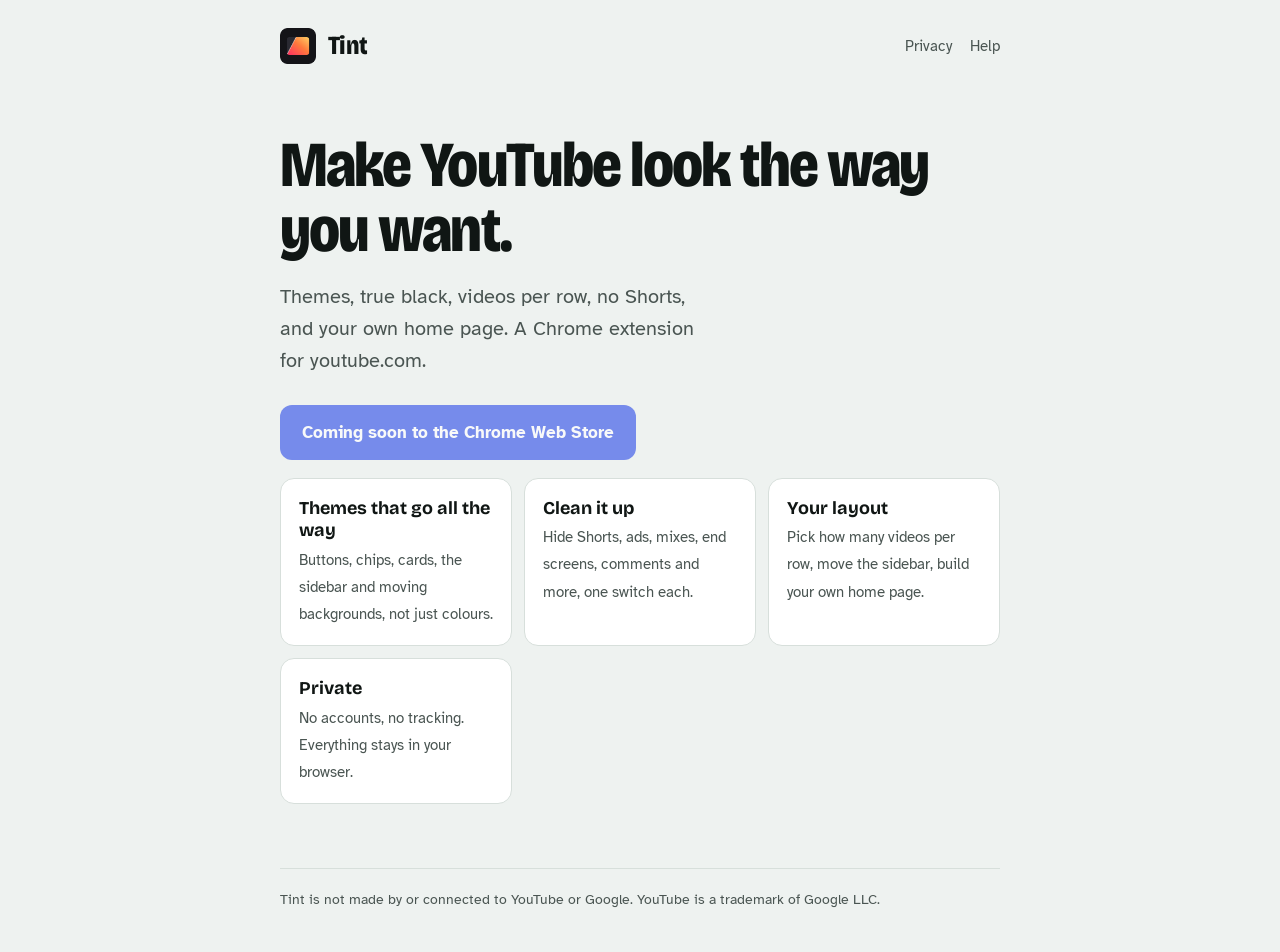
<file: index.html>
<!doctype html>
<html lang="en">
<head>
  <meta charset="utf-8">
  <meta name="viewport" content="width=device-width, initial-scale=1">
  <title>Tint for YouTube</title>
  <meta name="description" content="Themes, dark mode, videos per row and clean-up for YouTube. No accounts, no tracking.">
  <link rel="icon" href="favicon.png">
  <link rel="stylesheet" href="site.css">
</head>
<body>
  <div class="wrap">
    <header>
      <img src="icon.png" alt="">
      <a class="name" href="./">Tint</a>
      <nav><a href="privacy.html">Privacy</a><a href="support">Help</a></nav>
    </header>

    <h1>Make YouTube look the way you want.</h1>
    <p class="lede">Themes, true black, videos per row, no Shorts, and your own home page. A Chrome extension for youtube.com.</p>
    <a class="cta" id="store" href="#" aria-disabled="true">Coming soon to the Chrome Web Store</a>

    <div class="grid">
      <div class="card"><b>Themes that go all the way</b><span>Buttons, chips, cards, the sidebar and moving backgrounds, not just colours.</span></div>
      <div class="card"><b>Clean it up</b><span>Hide Shorts, ads, mixes, end screens, comments and more, one switch each.</span></div>
      <div class="card"><b>Your layout</b><span>Pick how many videos per row, move the sidebar, build your own home page.</span></div>
      <div class="card"><b>Private</b><span>No accounts, no tracking. Everything stays in your browser.</span></div>
    </div>

    <footer>Tint is not made by or connected to YouTube or Google. YouTube is a trademark of Google LLC.</footer>
  </div>
</body>
</html>
</file>
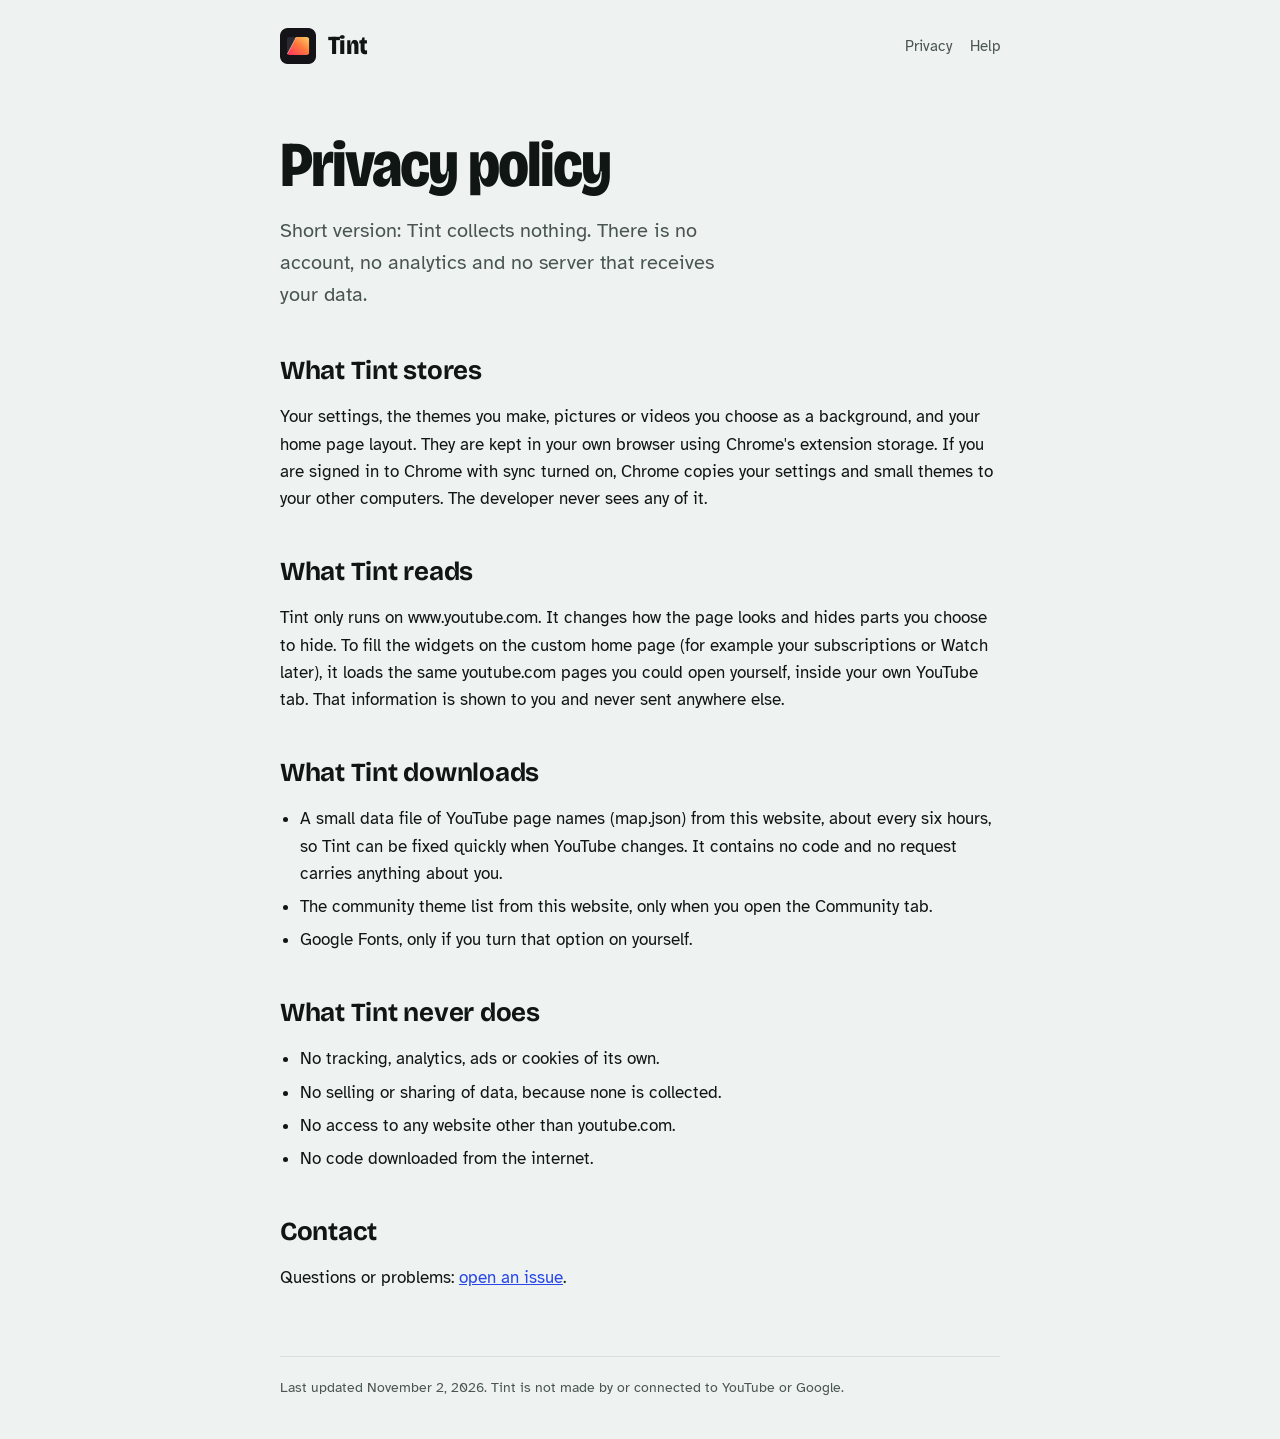
<file: privacy.html>
<!doctype html>
<html lang="en">
<head>
  <meta charset="utf-8">
  <meta name="viewport" content="width=device-width, initial-scale=1">
  <title>Tint privacy policy</title>
  <link rel="icon" href="favicon.png">
  <link rel="stylesheet" href="site.css">
</head>
<body>
  <div class="wrap">
    <header>
      <img src="icon.png" alt="">
      <a class="name" href="./">Tint</a>
      <nav><a href="privacy.html">Privacy</a><a href="support">Help</a></nav>
    </header>

    <h1>Privacy policy</h1>
    <p class="lede">Short version: Tint collects nothing. There is no account, no analytics and no server that receives your data.</p>

    <h2>What Tint stores</h2>
    <p>Your settings, the themes you make, pictures or videos you choose as a background, and your home page layout. They are kept in your own browser using Chrome's extension storage. If you are signed in to Chrome with sync turned on, Chrome copies your settings and small themes to your other computers. The developer never sees any of it.</p>

    <h2>What Tint reads</h2>
    <p>Tint only runs on www.youtube.com. It changes how the page looks and hides parts you choose to hide. To fill the widgets on the custom home page (for example your subscriptions or Watch later), it loads the same youtube.com pages you could open yourself, inside your own YouTube tab. That information is shown to you and never sent anywhere else.</p>

    <h2>What Tint downloads</h2>
    <ul>
      <li>A small data file of YouTube page names (map.json) from this website, about every six hours, so Tint can be fixed quickly when YouTube changes. It contains no code and no request carries anything about you.</li>
      <li>The community theme list from this website, only when you open the Community tab.</li>
      <li>Google Fonts, only if you turn that option on yourself.</li>
    </ul>

    <h2>What Tint never does</h2>
    <ul>
      <li>No tracking, analytics, ads or cookies of its own.</li>
      <li>No selling or sharing of data, because none is collected.</li>
      <li>No access to any website other than youtube.com.</li>
      <li>No code downloaded from the internet.</li>
    </ul>

    <h2>Contact</h2>
    <p>Questions or problems: <a href="https://github.com/plantsgrownorth/tint-site/issues">open an issue</a>.</p>

    <footer>Last updated November 2, 2026. Tint is not made by or connected to YouTube or Google.</footer>
  </div>
</body>
</html>
</file>
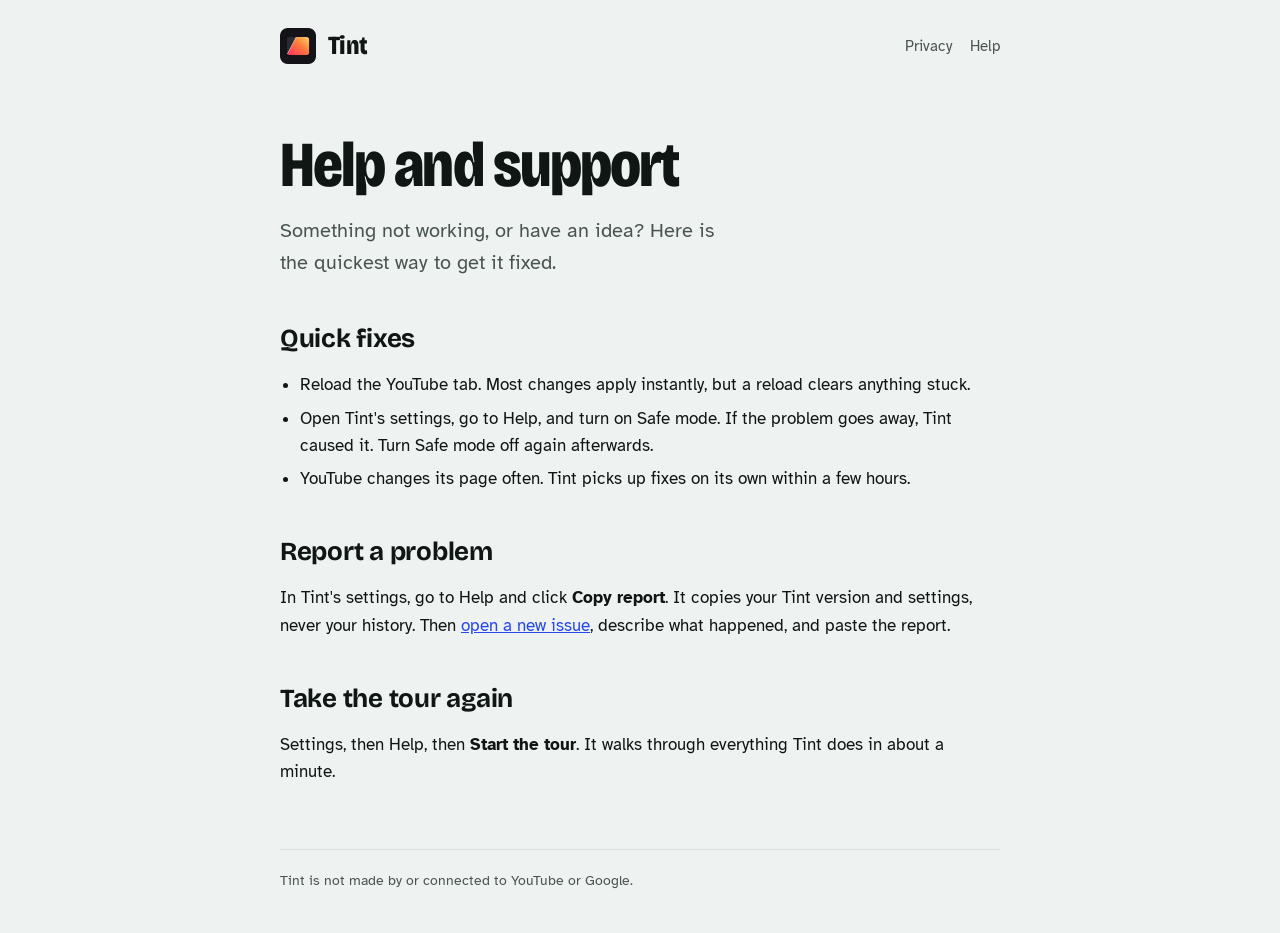
<file: support.html>
<!doctype html>
<html lang="en">
<head>
  <meta charset="utf-8">
  <meta name="viewport" content="width=device-width, initial-scale=1">
  <title>Tint help and support</title>
  <link rel="icon" href="favicon.png">
  <link rel="stylesheet" href="site.css">
</head>
<body>
  <div class="wrap">
    <header>
      <img src="icon.png" alt="">
      <a class="name" href="./">Tint</a>
      <nav><a href="privacy.html">Privacy</a><a href="support">Help</a></nav>
    </header>

    <h1>Help and support</h1>
    <p class="lede">Something not working, or have an idea? Here is the quickest way to get it fixed.</p>

    <h2>Quick fixes</h2>
    <ul>
      <li>Reload the YouTube tab. Most changes apply instantly, but a reload clears anything stuck.</li>
      <li>Open Tint's settings, go to Help, and turn on Safe mode. If the problem goes away, Tint caused it. Turn Safe mode off again afterwards.</li>
      <li>YouTube changes its page often. Tint picks up fixes on its own within a few hours.</li>
    </ul>

    <h2>Report a problem</h2>
    <p>In Tint's settings, go to Help and click <b>Copy report</b>. It copies your Tint version and settings, never your history. Then <a href="https://github.com/plantsgrownorth/tint-site/issues/new">open a new issue</a>, describe what happened, and paste the report.</p>

    <h2>Take the tour again</h2>
    <p>Settings, then Help, then <b>Start the tour</b>. It walks through everything Tint does in about a minute.</p>

    <footer>Tint is not made by or connected to YouTube or Google.</footer>
  </div>
</body>
</html>
</file>
<file: site.css>
@font-face { font-family: "Tint Display"; src: url("fonts/bricolage.woff2") format("woff2"); font-weight: 200 800; font-stretch: 75% 100%; font-display: swap; }
@font-face { font-family: "Tint Text"; src: url("fonts/atkinson-400.woff2") format("woff2"); font-weight: 400; font-display: swap; }
@font-face { font-family: "Tint Text"; src: url("fonts/atkinson-700.woff2") format("woff2"); font-weight: 700; font-display: swap; }
:root { --ground: #eef2f0; --raised: #ffffff; --ink: #101614; --ink-2: #4a5552; --line: #d7dfdb; --cobalt: #2747e8; --cobalt-ink: #ffffff; }
@media (prefers-color-scheme: dark) { :root { --ground: #101614; --raised: #171f1c; --ink: #eef2f0; --ink-2: #a3b0ab; --line: #26302c; --cobalt: #8095ff; --cobalt-ink: #0b1030; } }
* { box-sizing: border-box; }
html { background: var(--ground); color: var(--ink); }
body { margin: 0; font: 400 17px/1.6 "Tint Text", system-ui, sans-serif; }
a { color: var(--cobalt); }
.wrap { max-width: 760px; margin: 0 auto; padding: 0 20px; }
header { display: flex; align-items: center; gap: 12px; padding: 28px 0; }
header img { width: 36px; height: 36px; }
header .name { font: 800 26px/1 "Tint Display", system-ui, sans-serif; font-stretch: 82%; letter-spacing: -.02em; text-decoration: none; color: var(--ink); }
header nav { margin-left: auto; display: flex; gap: 18px; font-size: 15px; }
header nav a { color: var(--ink-2); text-decoration: none; }
header nav a:hover { color: var(--ink); }
h1 { font: 800 clamp(40px, 7vw, 64px)/1.02 "Tint Display", system-ui, sans-serif; font-stretch: 84%; letter-spacing: -.03em; margin: 40px 0 18px; }
h2 { font: 700 26px/1.2 "Tint Display", system-ui, sans-serif; letter-spacing: -.01em; margin: 44px 0 12px; }
.lede { font-size: 20px; color: var(--ink-2); max-width: 34ch; margin: 0 0 28px; }
.cta { display: inline-flex; align-items: center; gap: 10px; padding: 14px 22px; border-radius: 12px; background: var(--cobalt); color: var(--cobalt-ink); font-weight: 700; text-decoration: none; }
.cta[aria-disabled="true"] { opacity: .6; pointer-events: none; }
.grid { display: grid; grid-template-columns: repeat(auto-fill, minmax(220px, 1fr)); gap: 12px; margin-top: 18px; }
.card { background: var(--raised); border: 1px solid var(--line); border-radius: 14px; padding: 18px; }
.card b { display: block; font: 700 18px/1.25 "Tint Display", system-ui, sans-serif; margin-bottom: 4px; }
.card span { color: var(--ink-2); font-size: 15px; }
.note { background: var(--raised); border: 1px solid var(--line); border-radius: 14px; padding: 18px 20px; }
footer { margin: 64px 0 40px; padding-top: 20px; border-top: 1px solid var(--line); color: var(--ink-2); font-size: 14px; }
ul { padding-left: 1.2em; }
li { margin: 6px 0; }
</file>
